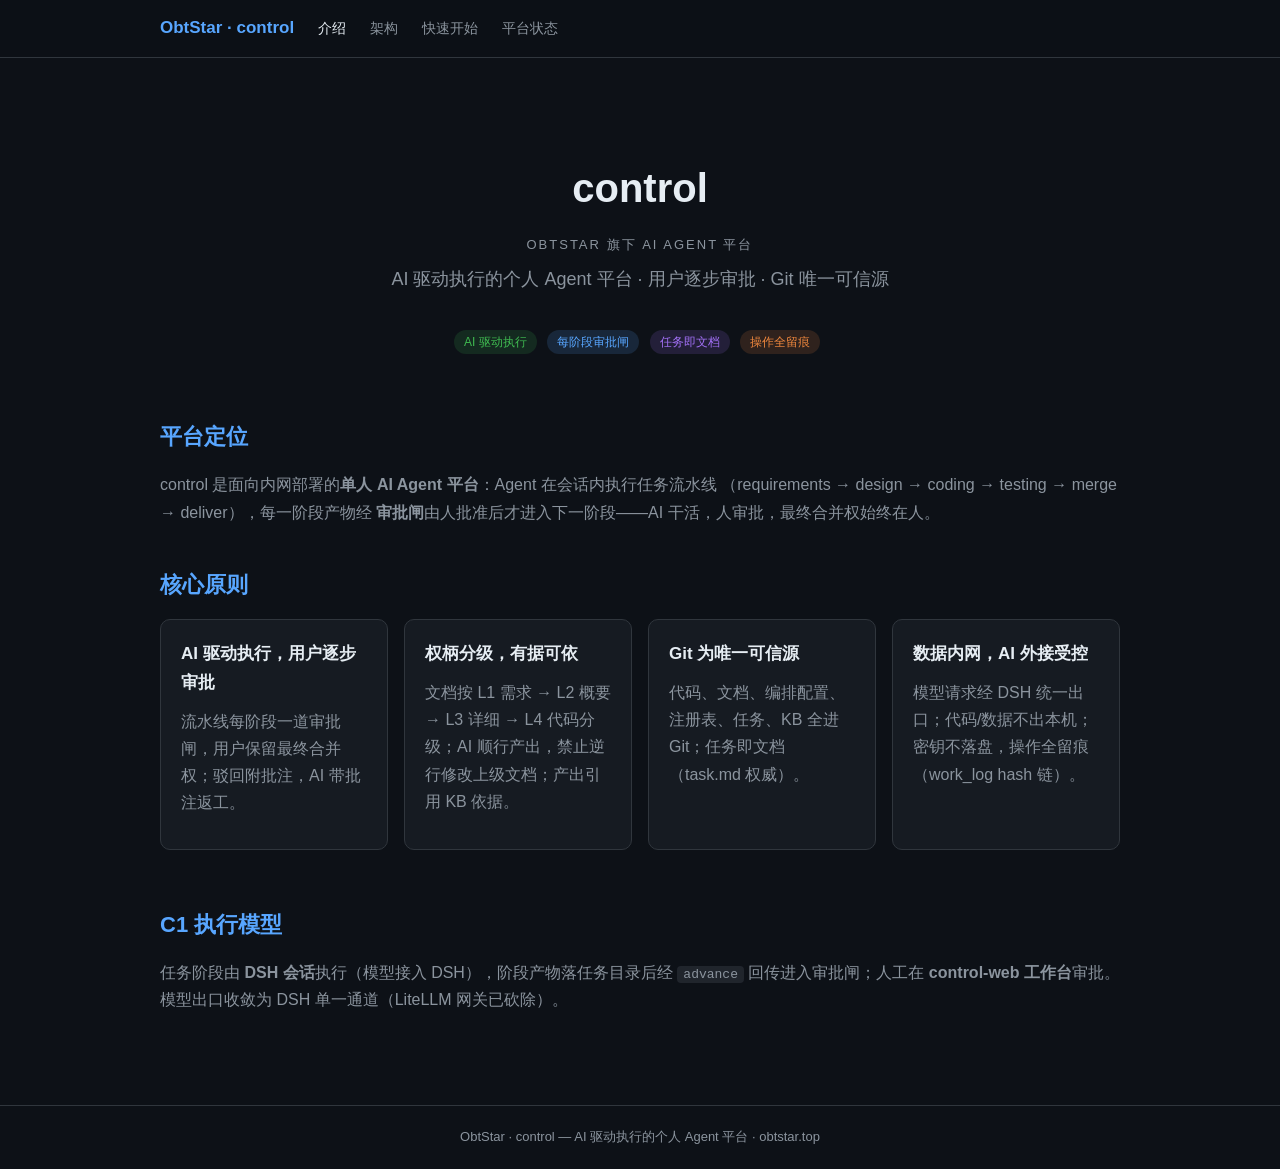
<file: docs/index.html>
<!DOCTYPE html>
<html lang="zh-CN">
<head>
  <meta charset="UTF-8" />
  <meta name="viewport" content="width=device-width, initial-scale=1.0" />
  <title>ObtStar · control — AI 驱动执行的个人 Agent 平台</title>
  <link rel="icon" type="image/svg+xml" href="favicon.svg" />
  <meta name="description" content="control 平台：单人 AI Agent 开发平台——AI 驱动执行、用户逐步审批、Git 唯一可信源、数据内网 AI 外接受控。" />
  <link rel="canonical" href="https://obtstar.top/index.html" />
  <link rel="stylesheet" href="css/styles.css" />
</head>
<body>
  <header>
    <nav>
      <a class="brand" href="index.html">ObtStar · control</a>
      <a href="index.html" class="active">介绍</a>
      <a href="architecture.html">架构</a>
      <a href="quickstart.html">快速开始</a>
      <a href="status.html">平台状态</a>
    </nav>
  </header>
  <main>
    <div class="hero">
      <h1>control</h1>
      <p style="color:var(--text2);font-size:13px;letter-spacing:2px;margin-bottom:8px">OBTSTAR 旗下 AI AGENT 平台</p>
      <p class="subtitle">AI 驱动执行的个人 Agent 平台 · 用户逐步审批 · Git 唯一可信源</p>
      <div>
        <span class="tag green">AI 驱动执行</span>
        <span class="tag blue">每阶段审批闸</span>
        <span class="tag purple">任务即文档</span>
        <span class="tag orange">操作全留痕</span>
      </div>
    </div>

    <h2>平台定位</h2>
    <p>
      control 是面向内网部署的<strong>单人 AI Agent 平台</strong>：Agent 在会话内执行任务流水线
      （requirements → design → coding → testing → merge → deliver），每一阶段产物经
      <strong>审批闸</strong>由人批准后才进入下一阶段——AI 干活，人审批，最终合并权始终在人。
    </p>

    <h2>核心原则</h2>
    <div class="grid">
      <div class="card">
        <h3>AI 驱动执行，用户逐步审批</h3>
        <p>流水线每阶段一道审批闸，用户保留最终合并权；驳回附批注，AI 带批注返工。</p>
      </div>
      <div class="card">
        <h3>权柄分级，有据可依</h3>
        <p>文档按 L1 需求 → L2 概要 → L3 详细 → L4 代码分级；AI 顺行产出，禁止逆行修改上级文档；产出引用 KB 依据。</p>
      </div>
      <div class="card">
        <h3>Git 为唯一可信源</h3>
        <p>代码、文档、编排配置、注册表、任务、KB 全进 Git；任务即文档（task.md 权威）。</p>
      </div>
      <div class="card">
        <h3>数据内网，AI 外接受控</h3>
        <p>模型请求经 DSH 统一出口；代码/数据不出本机；密钥不落盘，操作全留痕（work_log hash 链）。</p>
      </div>
    </div>

    <h2>C1 执行模型</h2>
    <p>
      任务阶段由 <strong>DSH 会话</strong>执行（模型接入 DSH），阶段产物落任务目录后经
      <code>advance</code> 回传进入审批闸；人工在 <strong>control-web 工作台</strong>审批。
      模型出口收敛为 DSH 单一通道（LiteLLM 网关已砍除）。
    </p>
  </main>
  <footer>ObtStar · control — AI 驱动执行的个人 Agent 平台 · obtstar.top</footer>
</body>
</html>
</file>
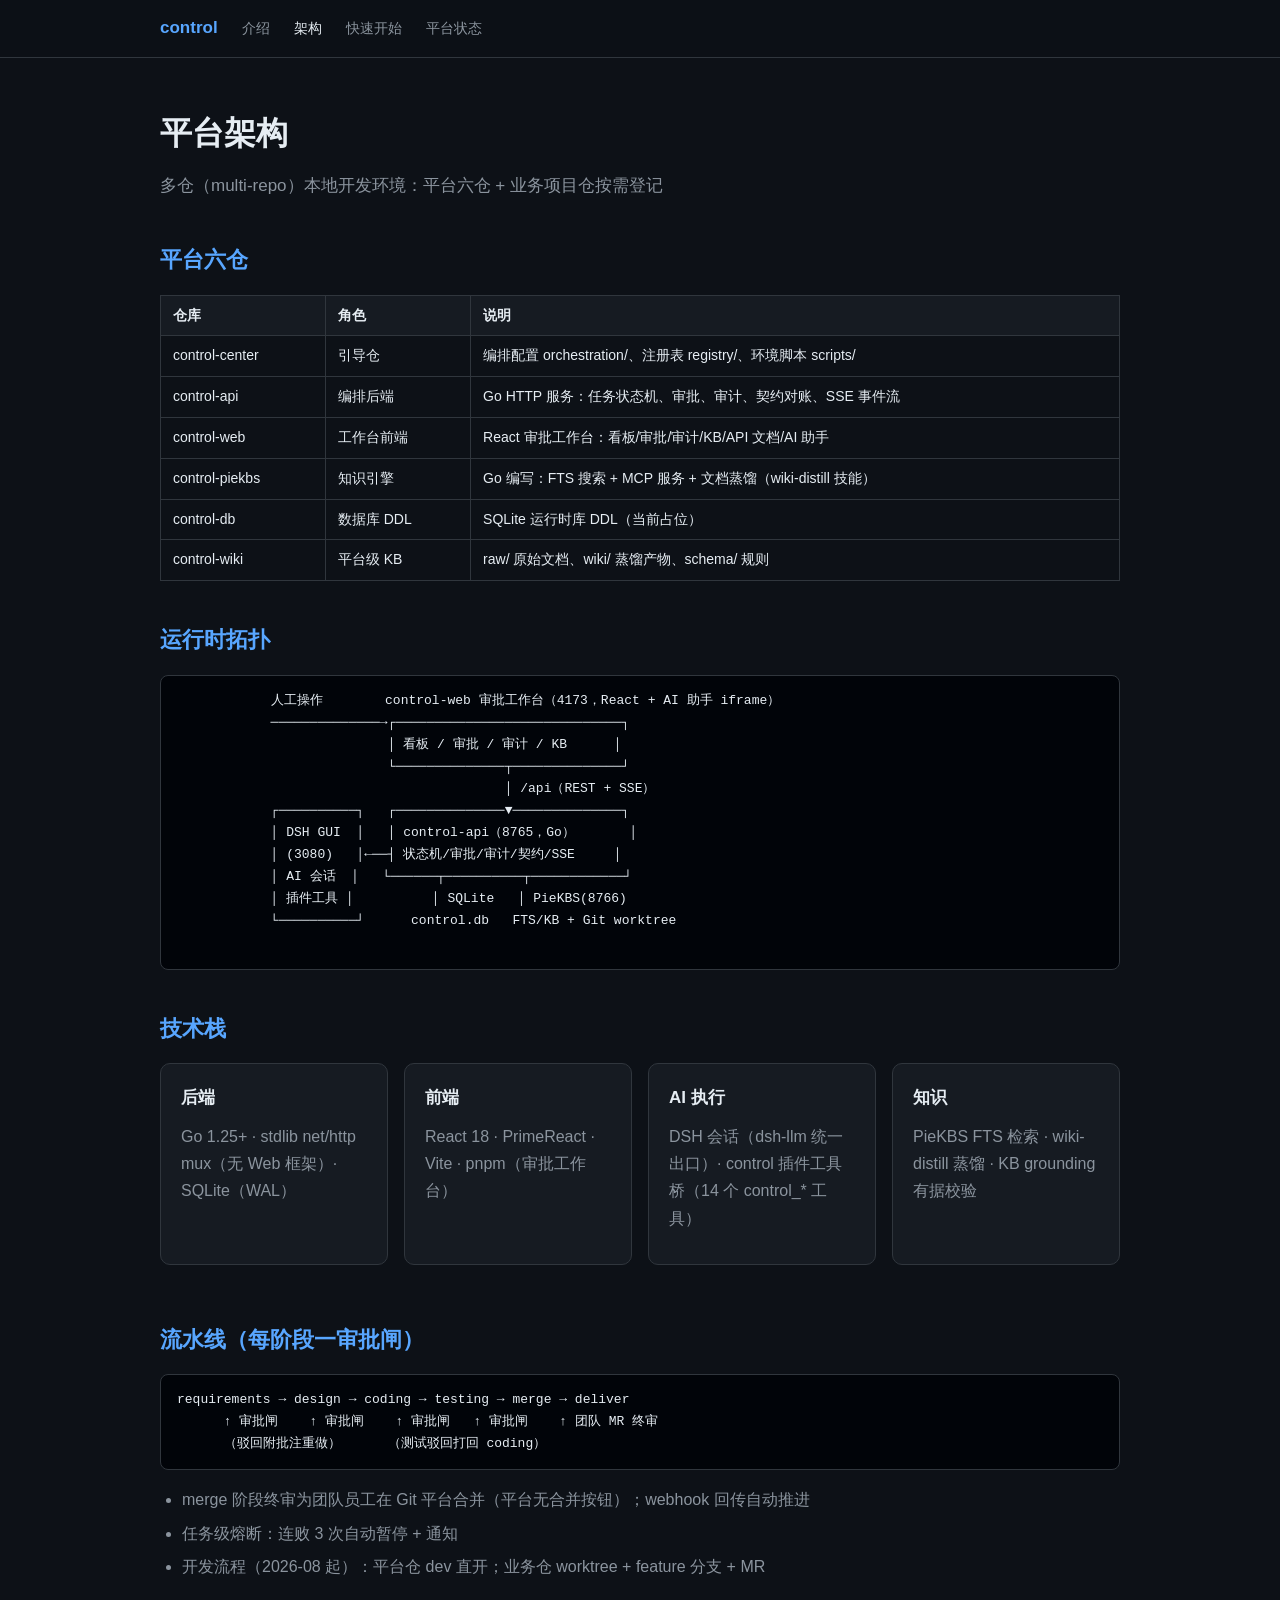
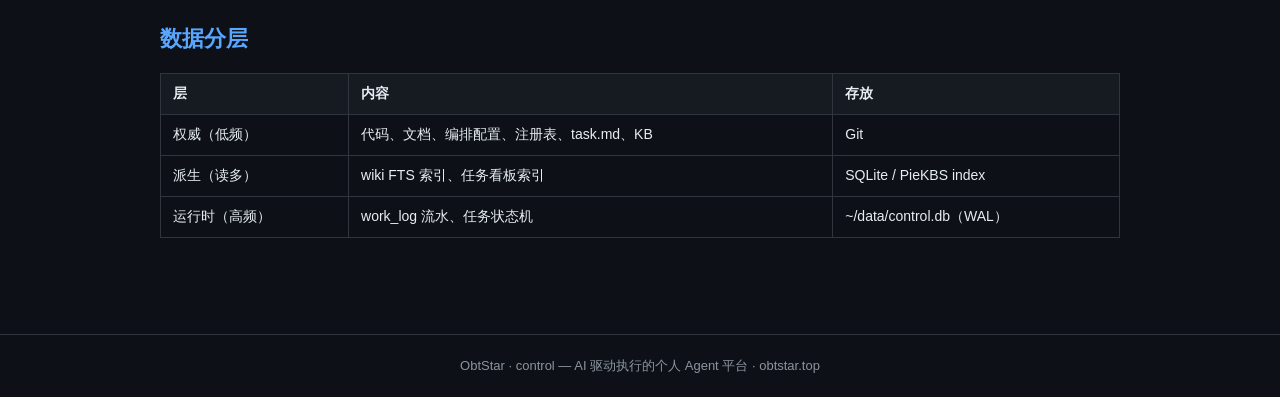
<file: docs/architecture.html>
<!DOCTYPE html>
<html lang="zh-CN">
<head>
  <meta charset="UTF-8" />
  <meta name="viewport" content="width=device-width, initial-scale=1.0" />
  <title>架构 · control</title>
  <link rel="icon" type="image/svg+xml" href="favicon.svg" />
  <meta name="description" content="control 平台架构：六仓布局、技术栈、流水线、数据分层。" />
  <link rel="stylesheet" href="css/styles.css" />
</head>
<body>
  <header>
    <nav>
      <a class="brand" href="index.html">control</a>
      <a href="index.html">介绍</a>
      <a href="architecture.html" class="active">架构</a>
      <a href="quickstart.html">快速开始</a>
      <a href="status.html">平台状态</a>
    </nav>
  </header>
  <main>
    <h1>平台架构</h1>
    <p class="subtitle">多仓（multi-repo）本地开发环境：平台六仓 + 业务项目仓按需登记</p>

    <h2>平台六仓</h2>
    <table>
      <tr><th>仓库</th><th>角色</th><th>说明</th></tr>
      <tr><td>control-center</td><td>引导仓</td><td>编排配置 orchestration/、注册表 registry/、环境脚本 scripts/</td></tr>
      <tr><td>control-api</td><td>编排后端</td><td>Go HTTP 服务：任务状态机、审批、审计、契约对账、SSE 事件流</td></tr>
      <tr><td>control-web</td><td>工作台前端</td><td>React 审批工作台：看板/审批/审计/KB/API 文档/AI 助手</td></tr>
      <tr><td>control-piekbs</td><td>知识引擎</td><td>Go 编写：FTS 搜索 + MCP 服务 + 文档蒸馏（wiki-distill 技能）</td></tr>
      <tr><td>control-db</td><td>数据库 DDL</td><td>SQLite 运行时库 DDL（当前占位）</td></tr>
      <tr><td>control-wiki</td><td>平台级 KB</td><td>raw/ 原始文档、wiki/ 蒸馏产物、schema/ 规则</td></tr>
    </table>

    <h2>运行时拓扑</h2>
    <pre>
            人工操作        control-web 审批工作台（4173，React + AI 助手 iframe）
            ──────────────→┌─────────────────────────────┐
                           │ 看板 / 审批 / 审计 / KB      │
                           └──────────────┬──────────────┘
                                          │ /api（REST + SSE）
            ┌──────────┐   ┌──────────────▼──────────────┐
            │ DSH GUI  │   │ control-api（8765，Go）       │
            │ (3080)   │←──┤ 状态机/审批/审计/契约/SSE     │
            │ AI 会话  │   └──────┬──────────┬────────────┘
            │ 插件工具 │          │ SQLite   │ PieKBS(8766)
            └──────────┘      control.db   FTS/KB + Git worktree
    </pre>

    <h2>技术栈</h2>
    <div class="grid">
      <div class="card"><h3>后端</h3><p>Go 1.25+ · stdlib net/http mux（无 Web 框架）· SQLite（WAL）</p></div>
      <div class="card"><h3>前端</h3><p>React 18 · PrimeReact · Vite · pnpm（审批工作台）</p></div>
      <div class="card"><h3>AI 执行</h3><p>DSH 会话（dsh-llm 统一出口）· control 插件工具桥（14 个 control_* 工具）</p></div>
      <div class="card"><h3>知识</h3><p>PieKBS FTS 检索 · wiki-distill 蒸馏 · KB grounding 有据校验</p></div>
    </div>

    <h2>流水线（每阶段一审批闸）</h2>
    <pre>requirements → design → coding → testing → merge → deliver
      ↑ 审批闸    ↑ 审批闸    ↑ 审批闸   ↑ 审批闸    ↑ 团队 MR 终审
      （驳回附批注重做）      （测试驳回打回 coding）</pre>
    <ul>
      <li>merge 阶段终审为团队员工在 Git 平台合并（平台无合并按钮）；webhook 回传自动推进</li>
      <li>任务级熔断：连败 3 次自动暂停 + 通知</li>
      <li>开发流程（2026-08 起）：平台仓 dev 直开；业务仓 worktree + feature 分支 + MR</li>
    </ul>

    <h2>数据分层</h2>
    <table>
      <tr><th>层</th><th>内容</th><th>存放</th></tr>
      <tr><td>权威（低频）</td><td>代码、文档、编排配置、注册表、task.md、KB</td><td>Git</td></tr>
      <tr><td>派生（读多）</td><td>wiki FTS 索引、任务看板索引</td><td>SQLite / PieKBS index</td></tr>
      <tr><td>运行时（高频）</td><td>work_log 流水、任务状态机</td><td>~/data/control.db（WAL）</td></tr>
    </table>
  </main>
  <footer>ObtStar · control — AI 驱动执行的个人 Agent 平台 · obtstar.top</footer>
</body>
</html>
</file>
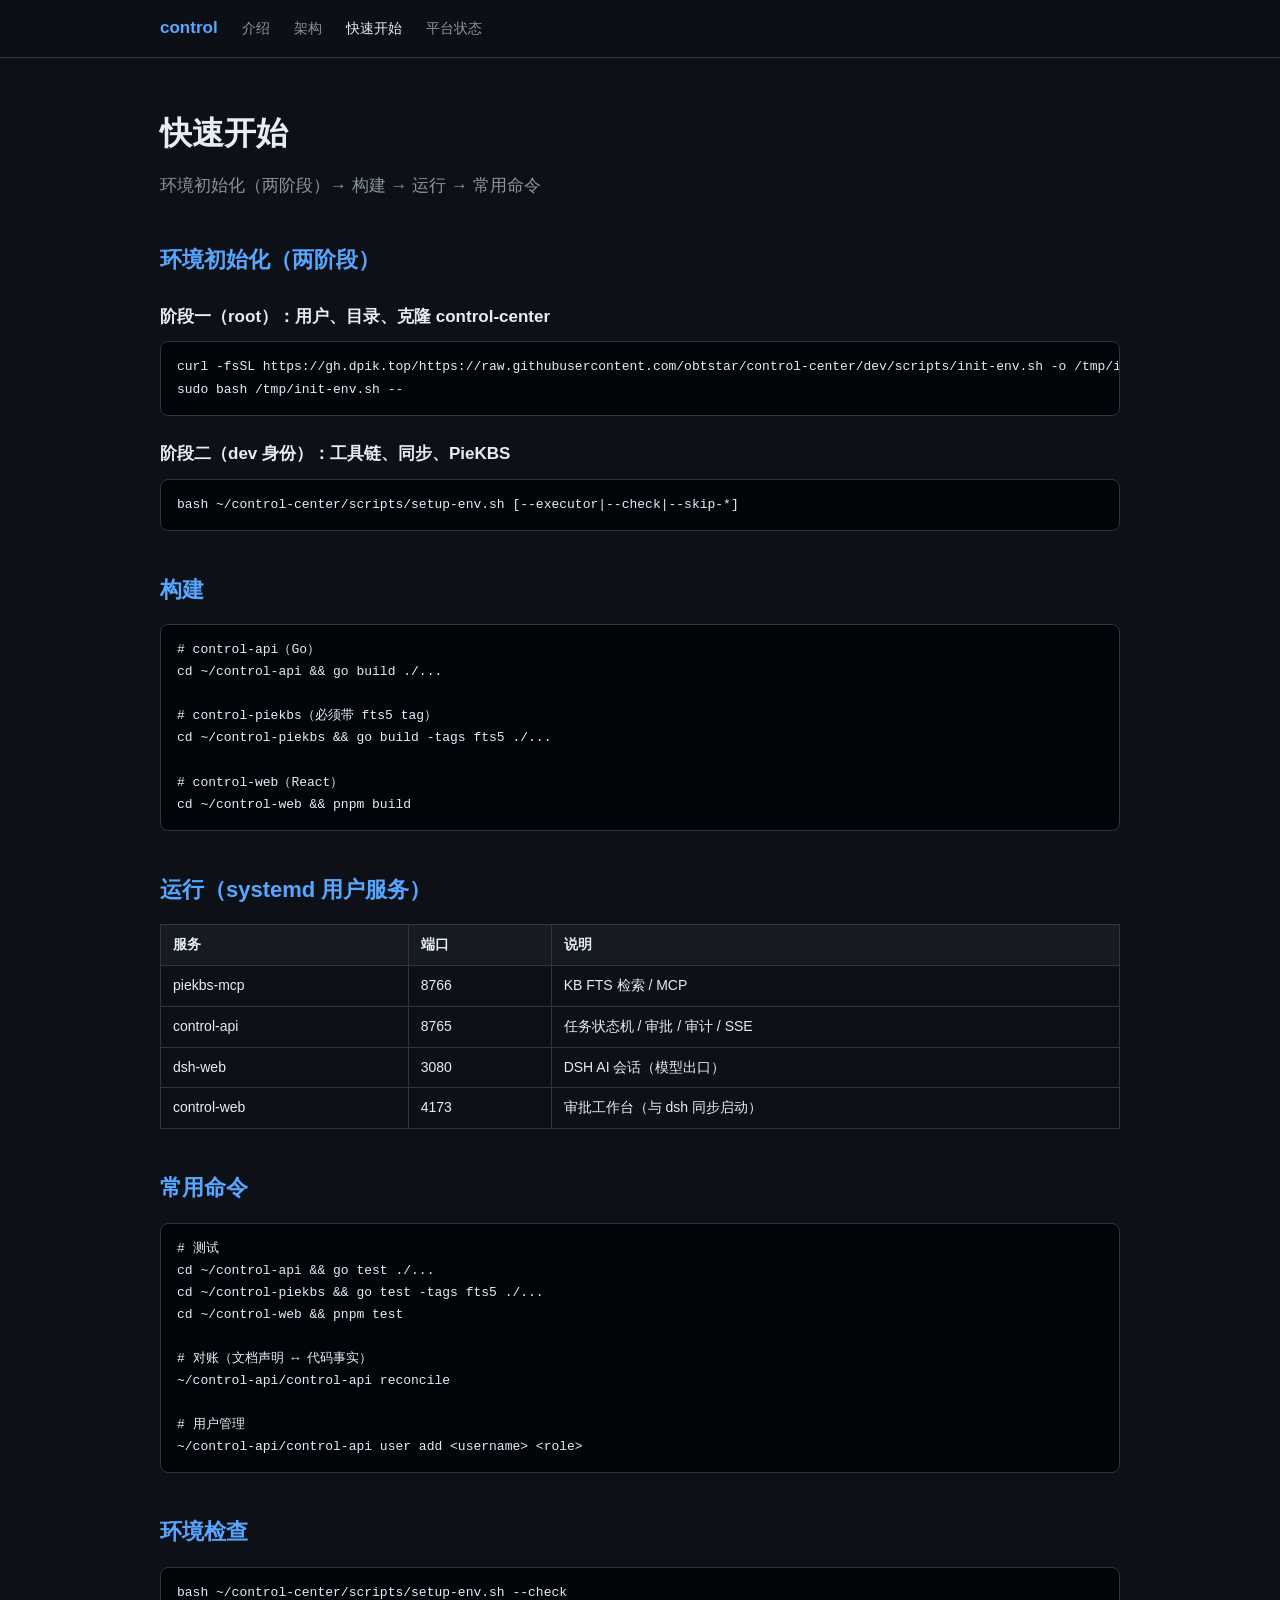
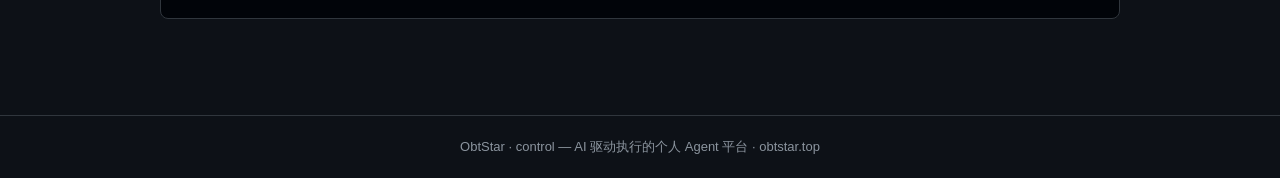
<file: docs/quickstart.html>
<!DOCTYPE html>
<html lang="zh-CN">
<head>
  <meta charset="UTF-8" />
  <meta name="viewport" content="width=device-width, initial-scale=1.0" />
  <title>快速开始 · control</title>
  <link rel="icon" type="image/svg+xml" href="favicon.svg" />
  <meta name="description" content="control 平台快速开始：环境初始化、构建运行、常用命令。" />
  <link rel="stylesheet" href="css/styles.css" />
</head>
<body>
  <header>
    <nav>
      <a class="brand" href="index.html">control</a>
      <a href="index.html">介绍</a>
      <a href="architecture.html">架构</a>
      <a href="quickstart.html" class="active">快速开始</a>
      <a href="status.html">平台状态</a>
    </nav>
  </header>
  <main>
    <h1>快速开始</h1>
    <p class="subtitle">环境初始化（两阶段）→ 构建 → 运行 → 常用命令</p>

    <h2>环境初始化（两阶段）</h2>
    <h3>阶段一（root）：用户、目录、克隆 control-center</h3>
    <pre><code>curl -fsSL https://gh.dpik.top/https://raw.githubusercontent.com/obtstar/control-center/dev/scripts/init-env.sh -o /tmp/init-env.sh
sudo bash /tmp/init-env.sh --</code></pre>
    <h3>阶段二（dev 身份）：工具链、同步、PieKBS</h3>
    <pre><code>bash ~/control-center/scripts/setup-env.sh [--executor|--check|--skip-*]</code></pre>

    <h2>构建</h2>
    <pre><code># control-api（Go）
cd ~/control-api && go build ./...

# control-piekbs（必须带 fts5 tag）
cd ~/control-piekbs && go build -tags fts5 ./...

# control-web（React）
cd ~/control-web && pnpm build</code></pre>

    <h2>运行（systemd 用户服务）</h2>
    <table>
      <tr><th>服务</th><th>端口</th><th>说明</th></tr>
      <tr><td>piekbs-mcp</td><td>8766</td><td>KB FTS 检索 / MCP</td></tr>
      <tr><td>control-api</td><td>8765</td><td>任务状态机 / 审批 / 审计 / SSE</td></tr>
      <tr><td>dsh-web</td><td>3080</td><td>DSH AI 会话（模型出口）</td></tr>
      <tr><td>control-web</td><td>4173</td><td>审批工作台（与 dsh 同步启动）</td></tr>
    </table>

    <h2>常用命令</h2>
    <pre><code># 测试
cd ~/control-api && go test ./...
cd ~/control-piekbs && go test -tags fts5 ./...
cd ~/control-web && pnpm test

# 对账（文档声明 ↔ 代码事实）
~/control-api/control-api reconcile

# 用户管理
~/control-api/control-api user add &lt;username&gt; &lt;role&gt;</code></pre>

    <h2>环境检查</h2>
    <pre><code>bash ~/control-center/scripts/setup-env.sh --check</code></pre>
  </main>
  <footer>ObtStar · control — AI 驱动执行的个人 Agent 平台 · obtstar.top</footer>
</body>
</html>
</file>
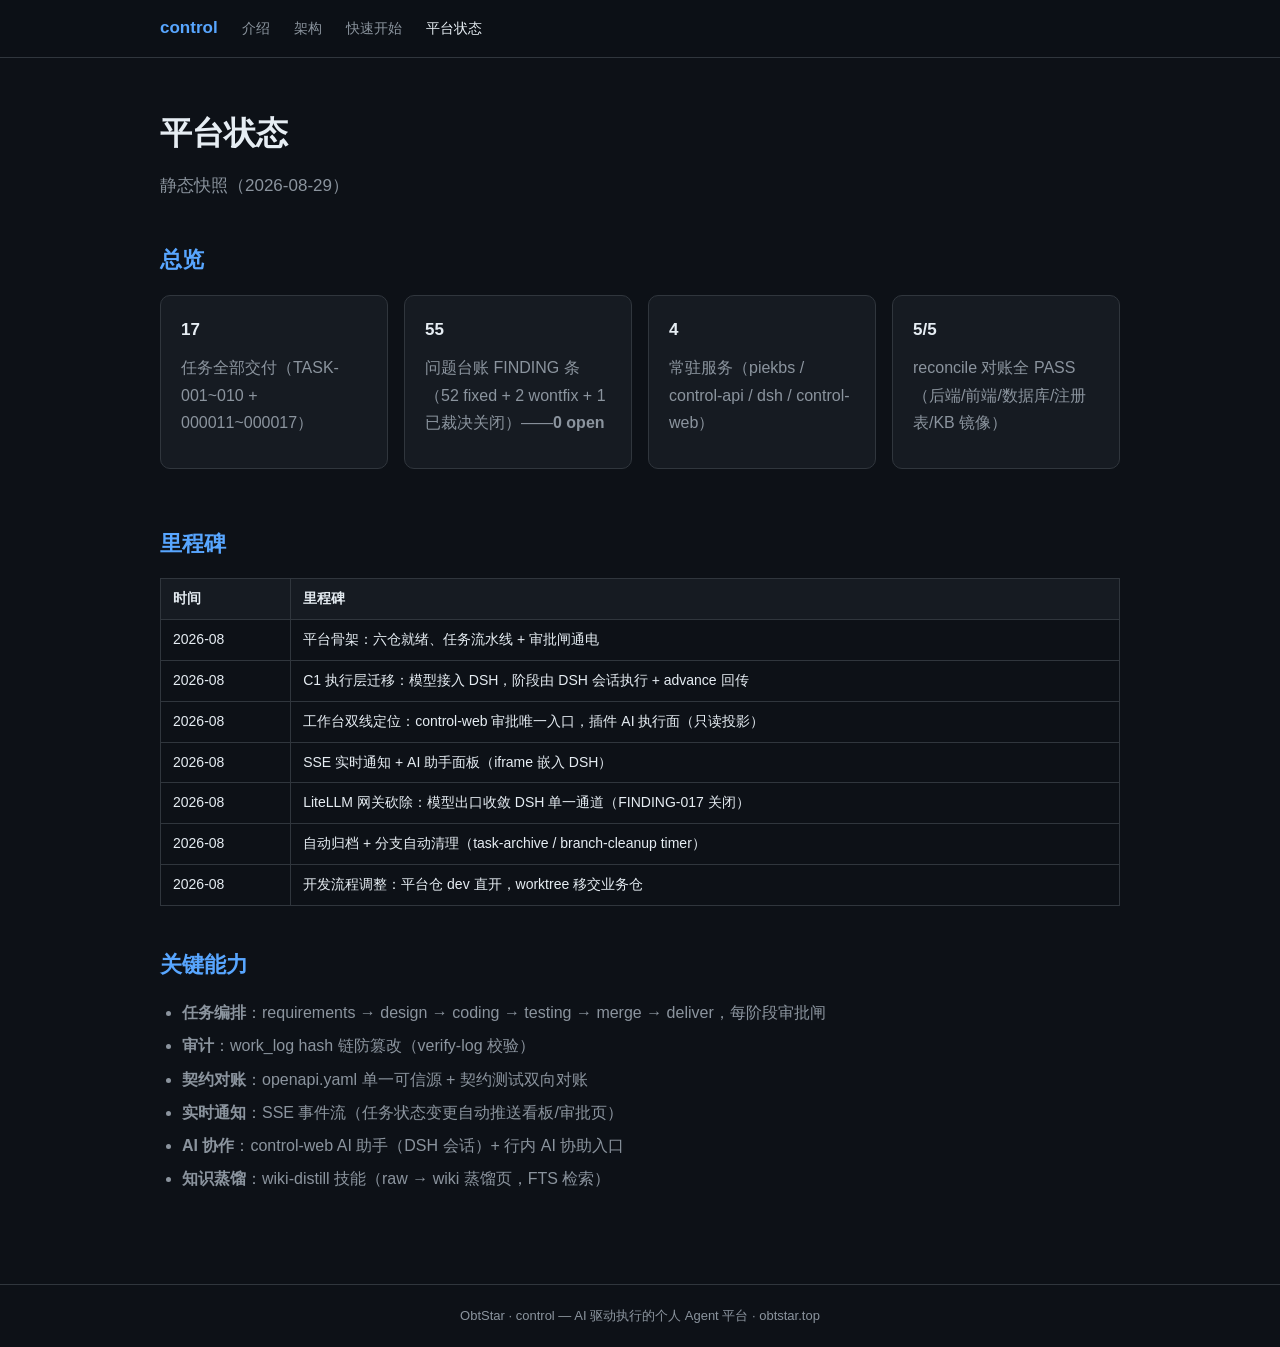
<file: docs/status.html>
<!DOCTYPE html>
<html lang="zh-CN">
<head>
  <meta charset="UTF-8" />
  <meta name="viewport" content="width=device-width, initial-scale=1.0" />
  <title>平台状态 · control</title>
  <link rel="icon" type="image/svg+xml" href="favicon.svg" />
  <meta name="description" content="control 平台状态快照：任务、问题台账、服务、里程碑。" />
  <link rel="stylesheet" href="css/styles.css" />
</head>
<body>
  <header>
    <nav>
      <a class="brand" href="index.html">control</a>
      <a href="index.html">介绍</a>
      <a href="architecture.html">架构</a>
      <a href="quickstart.html">快速开始</a>
      <a href="status.html" class="active">平台状态</a>
    </nav>
  </header>
  <main>
    <h1>平台状态</h1>
    <p class="subtitle">静态快照（2026-08-29）</p>

    <h2>总览</h2>
    <div class="grid">
      <div class="card">
        <h3>17</h3>
        <p>任务全部交付（TASK-001~010 + 000011~000017）</p>
      </div>
      <div class="card">
        <h3>55</h3>
        <p>问题台账 FINDING 条（52 fixed + 2 wontfix + 1 已裁决关闭）——<strong>0 open</strong></p>
      </div>
      <div class="card">
        <h3>4</h3>
        <p>常驻服务（piekbs / control-api / dsh / control-web）</p>
      </div>
      <div class="card">
        <h3>5/5</h3>
        <p>reconcile 对账全 PASS（后端/前端/数据库/注册表/KB 镜像）</p>
      </div>
    </div>

    <h2>里程碑</h2>
    <table>
      <tr><th>时间</th><th>里程碑</th></tr>
      <tr><td>2026-08</td><td>平台骨架：六仓就绪、任务流水线 + 审批闸通电</td></tr>
      <tr><td>2026-08</td><td>C1 执行层迁移：模型接入 DSH，阶段由 DSH 会话执行 + advance 回传</td></tr>
      <tr><td>2026-08</td><td>工作台双线定位：control-web 审批唯一入口，插件 AI 执行面（只读投影）</td></tr>
      <tr><td>2026-08</td><td>SSE 实时通知 + AI 助手面板（iframe 嵌入 DSH）</td></tr>
      <tr><td>2026-08</td><td>LiteLLM 网关砍除：模型出口收敛 DSH 单一通道（FINDING-017 关闭）</td></tr>
      <tr><td>2026-08</td><td>自动归档 + 分支自动清理（task-archive / branch-cleanup timer）</td></tr>
      <tr><td>2026-08</td><td>开发流程调整：平台仓 dev 直开，worktree 移交业务仓</td></tr>
    </table>

    <h2>关键能力</h2>
    <ul>
      <li><strong>任务编排</strong>：requirements → design → coding → testing → merge → deliver，每阶段审批闸</li>
      <li><strong>审计</strong>：work_log hash 链防篡改（verify-log 校验）</li>
      <li><strong>契约对账</strong>：openapi.yaml 单一可信源 + 契约测试双向对账</li>
      <li><strong>实时通知</strong>：SSE 事件流（任务状态变更自动推送看板/审批页）</li>
      <li><strong>AI 协作</strong>：control-web AI 助手（DSH 会话）+ 行内 AI 协助入口</li>
      <li><strong>知识蒸馏</strong>：wiki-distill 技能（raw → wiki 蒸馏页，FTS 检索）</li>
    </ul>
  </main>
  <footer>ObtStar · control — AI 驱动执行的个人 Agent 平台 · obtstar.top</footer>
</body>
</html>
</file>
<file: docs/css/styles.css>
:root {
  --bg: #0d1117;
  --bg2: #161b22;
  --border: #30363d;
  --text: #e6edf3;
  --text2: #8b949e;
  --accent: #58a6ff;
  --green: #3fb950;
  --purple: #a371f7;
  --orange: #f0883e;
}
* { margin: 0; padding: 0; box-sizing: border-box; }
body {
  font-family: -apple-system, BlinkMacSystemFont, "Segoe UI", "PingFang SC", "Microsoft YaHei", sans-serif;
  background: var(--bg); color: var(--text); line-height: 1.7;
}
header {
  position: sticky; top: 0; z-index: 10;
  background: rgba(13,17,23,.9); backdrop-filter: blur(8px);
  border-bottom: 1px solid var(--border);
}
nav { max-width: 1000px; margin: 0 auto; padding: 14px 20px; display: flex; align-items: center; gap: 24px; }
nav .brand { font-weight: 700; font-size: 17px; color: var(--accent); text-decoration: none; }
nav a { color: var(--text2); text-decoration: none; font-size: 14px; }
nav a:hover, nav a.active { color: var(--text); }
main { max-width: 1000px; margin: 0 auto; padding: 48px 20px 80px; }
h1 { font-size: 32px; margin-bottom: 12px; }
h2 { font-size: 22px; margin: 40px 0 16px; color: var(--accent); }
h3 { font-size: 17px; margin: 24px 0 10px; }
p { margin-bottom: 12px; color: var(--text2); }
.subtitle { font-size: 17px; color: var(--text2); margin-bottom: 32px; }
.card {
  background: var(--bg2); border: 1px solid var(--border); border-radius: 10px;
  padding: 20px; margin-bottom: 16px;
}
.card h3 { margin-top: 0; color: var(--text); }
.grid { display: grid; grid-template-columns: repeat(auto-fit, minmax(220px, 1fr)); gap: 16px; }
.tag { display: inline-block; padding: 2px 10px; border-radius: 12px; font-size: 12px; margin-right: 6px; }
.tag.green { background: rgba(63,185,80,.15); color: var(--green); }
.tag.purple { background: rgba(163,113,247,.15); color: var(--purple); }
.tag.orange { background: rgba(240,136,62,.15); color: var(--orange); }
.tag.blue { background: rgba(88,166,255,.15); color: var(--accent); }
pre {
  background: #010409; border: 1px solid var(--border); border-radius: 8px;
  padding: 14px 16px; overflow-x: auto; font-size: 13px; margin-bottom: 16px;
}
code { font-family: "SF Mono", Consolas, monospace; font-size: 13px; }
p code, li code { background: rgba(110,118,129,.2); padding: 1px 6px; border-radius: 4px; }
table { width: 100%; border-collapse: collapse; margin: 16px 0; font-size: 14px; }
th, td { border: 1px solid var(--border); padding: 8px 12px; text-align: left; }
th { background: var(--bg2); color: var(--text); }
ul, ol { padding-left: 22px; margin-bottom: 12px; }
li { margin-bottom: 6px; color: var(--text2); }
.hero { text-align: center; padding: 48px 0 24px; }
.hero h1 { font-size: 40px; }
.hero .subtitle { font-size: 18px; }
footer { border-top: 1px solid var(--border); padding: 20px; text-align: center; color: var(--text2); font-size: 13px; }
</file>
